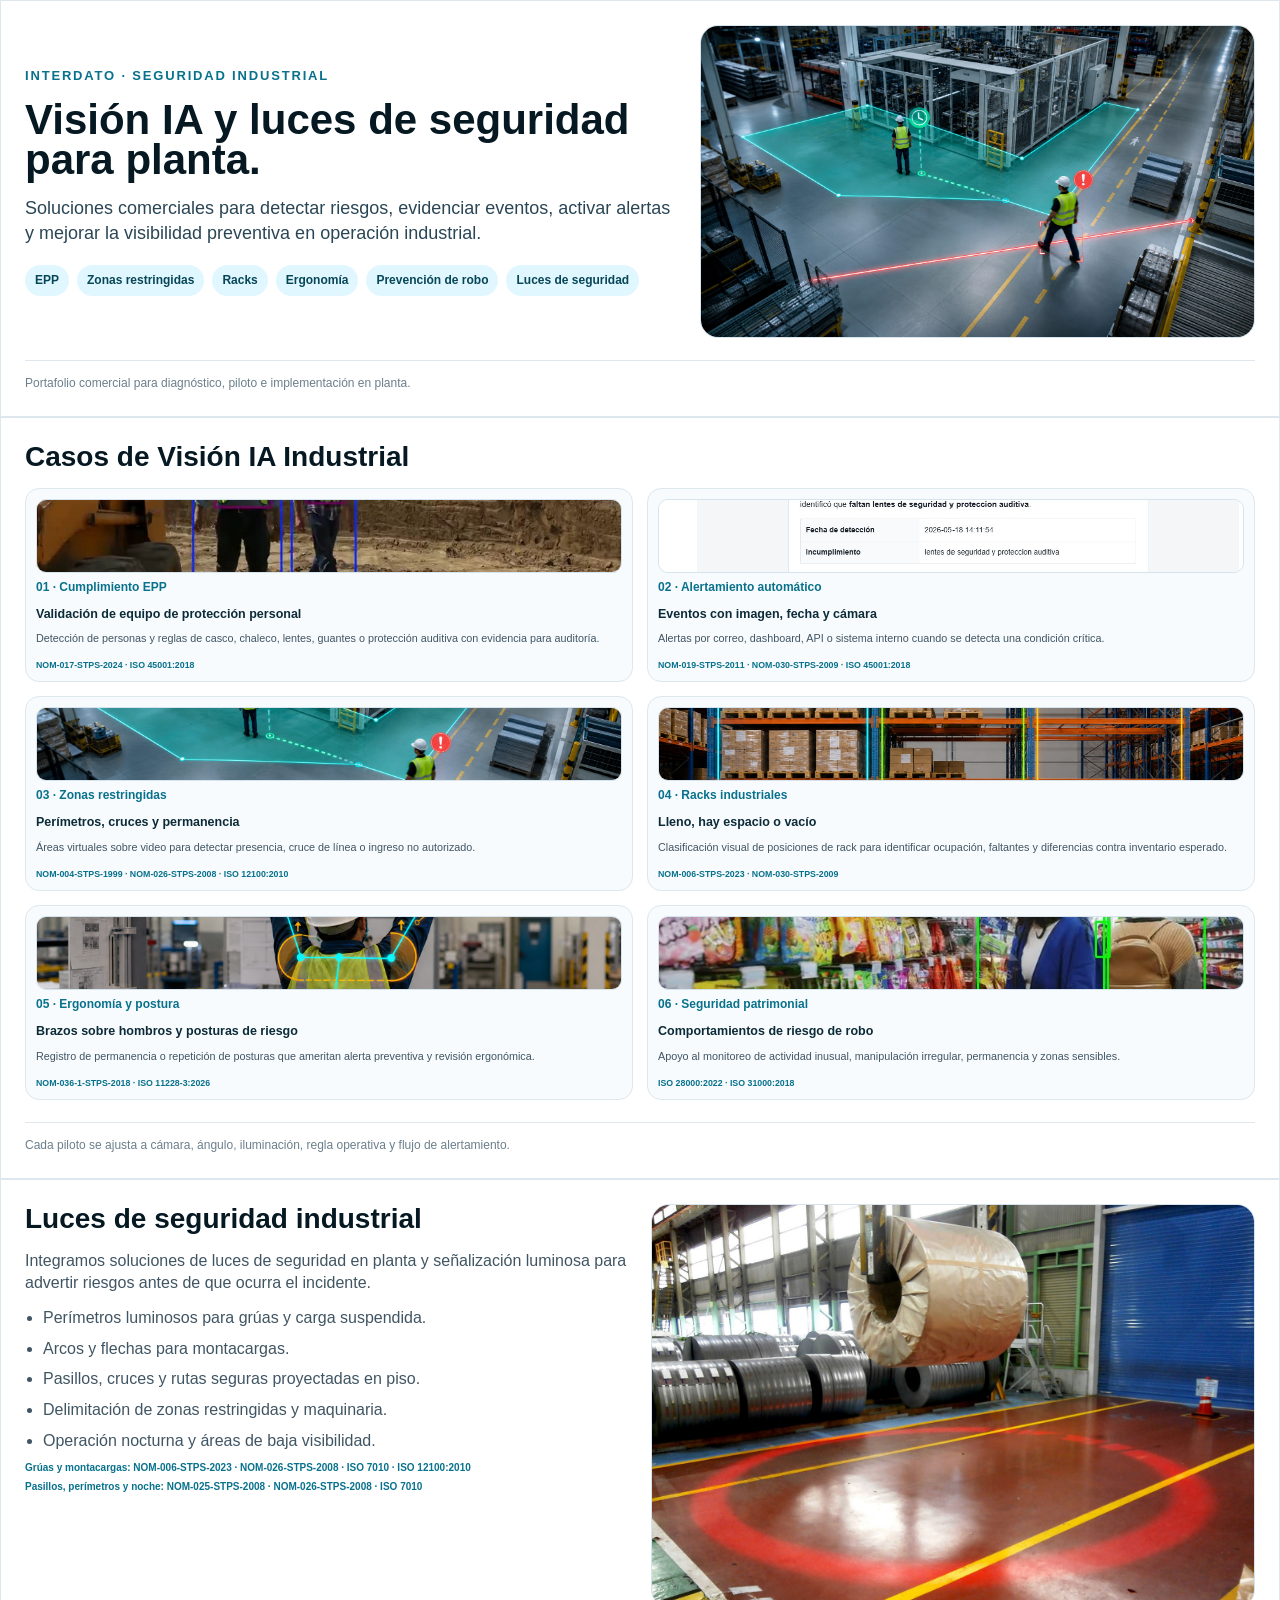
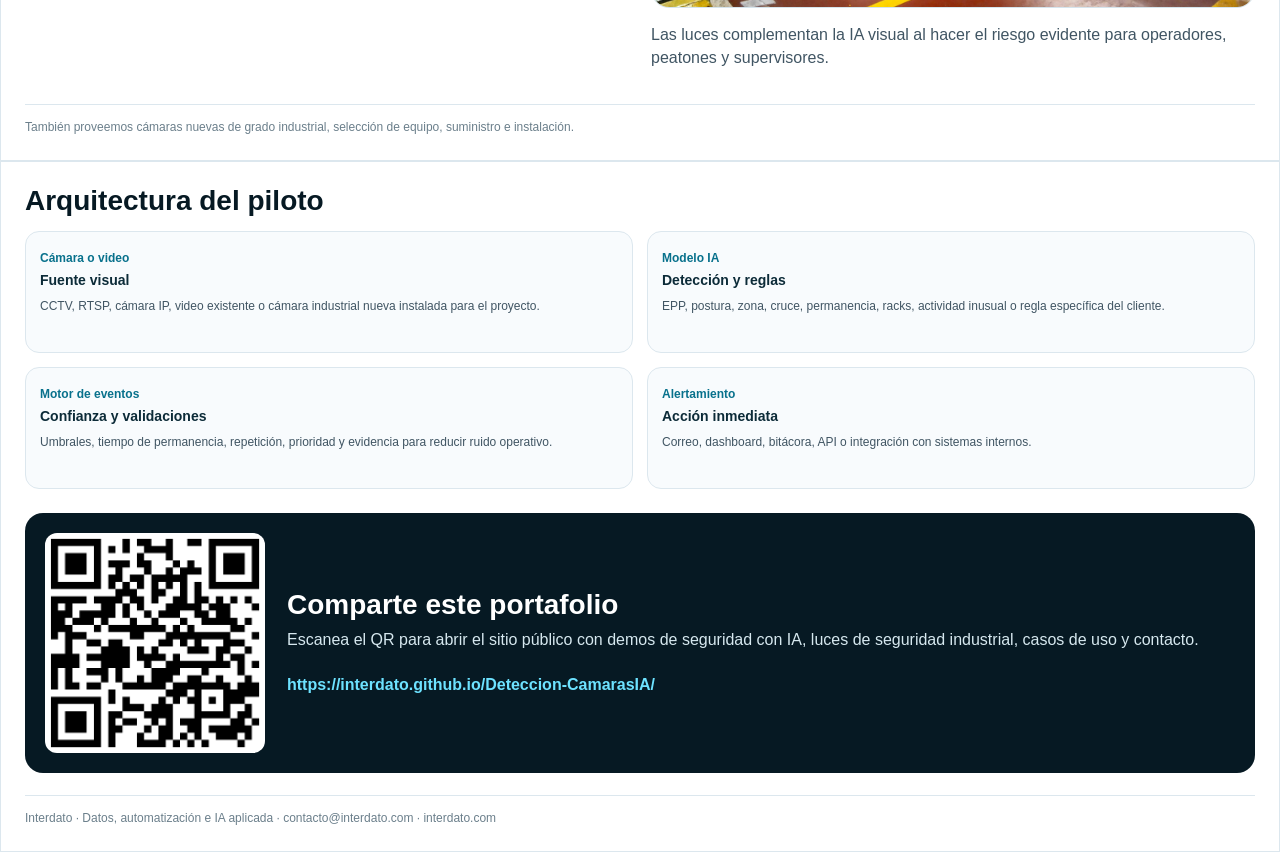
<file: assets/docs/portafolio-seguridad-ia-luces-interdato.html>
<!doctype html>
<html lang="es">
  <head>
    <meta charset="utf-8">
    <title>Interdato | Seguridad industrial con IA y luces de seguridad</title>
    <style>
      @page { size: letter; margin: 0.55in; }
      * { box-sizing: border-box; }
      body {
        margin: 0;
        color: #10202b;
        font-family: Arial, Helvetica, sans-serif;
        line-height: 1.42;
        background: #f4f8fb;
      }
      .page {
        padding: 24px;
        background: #fff;
        border: 1px solid #dce7ee;
        break-after: page;
        page-break-after: always;
      }
      .page:last-child {
        break-after: auto;
        page-break-after: auto;
      }
      .hero {
        display: grid;
        grid-template-columns: 1.08fr .92fr;
        gap: 24px;
        align-items: center;
      }
      .brand {
        color: #08718c;
        font-size: 13px;
        font-weight: 900;
        letter-spacing: .14em;
        text-transform: uppercase;
      }
      h1 {
        margin: 14px 0 16px;
        color: #061923;
        font-size: 42px;
        line-height: .95;
      }
      h2 {
        margin: 0 0 16px;
        color: #061923;
        font-size: 28px;
        line-height: 1.05;
      }
      h3 {
        margin: 0 0 7px;
        color: #0c2b38;
        font-size: 16px;
      }
      p { margin: 0 0 12px; color: #405563; }
      .lead { font-size: 18px; color: #2a4655; }
      .hero img, .wide-img {
        width: 100%;
        border-radius: 18px;
        border: 1px solid #d5e4ed;
      }
      .chips { display: flex; flex-wrap: wrap; gap: 8px; margin-top: 18px; }
      .chip {
        padding: 7px 10px;
        border-radius: 999px;
        color: #064657;
        background: #e1f7ff;
        font-size: 12px;
        font-weight: 900;
      }
      .grid {
        display: grid;
        grid-template-columns: repeat(2, 1fr);
        gap: 14px;
      }
      .card {
        min-height: 122px;
        padding: 14px;
        border: 1px solid #dce7ee;
        border-radius: 14px;
        background: #f8fbfd;
      }
      .case-card {
        display: grid;
        gap: 6px;
        min-height: 0;
        padding: 10px;
        break-inside: avoid;
        page-break-inside: avoid;
      }
      .case-img {
        width: 100%;
        height: 74px;
        object-fit: cover;
        border: 1px solid #d5e4ed;
        border-radius: 10px;
      }
      .card b {
        display: inline-block;
        margin-bottom: 4px;
        color: #08718c;
        font-size: 12px;
      }
      .card h3 { font-size: 14px; }
      .card p { font-size: 12px; line-height: 1.34; }
      .case-card h3 { font-size: 12.5px; margin-bottom: 3px; }
      .case-card p { font-size: 10.8px; line-height: 1.25; margin-bottom: 2px; }
      .case-card .standard { font-size: 8.8px; }
      .standard {
        display: block;
        margin-top: 6px;
        color: #08718c;
        font-size: 10px;
        font-weight: 900;
        line-height: 1.32;
      }
      .split {
        display: grid;
        grid-template-columns: 1fr 1fr;
        gap: 22px;
        align-items: start;
      }
      .bullets { margin: 0; padding-left: 18px; color: #405563; }
      .bullets li { margin: 0 0 8px; }
      .qr-panel {
        display: grid;
        grid-template-columns: 220px 1fr;
        gap: 22px;
        align-items: center;
        padding: 20px;
        border-radius: 18px;
        background: #061923;
        color: #fff;
      }
      .qr-panel img {
        width: 220px;
        border-radius: 12px;
        background: #fff;
      }
      .qr-panel p { color: #d6e8ef; }
      .url {
        display: inline-block;
        margin-top: 10px;
        color: #6de2ff;
        font-weight: 900;
        word-break: break-all;
      }
      .footer {
        margin-top: 22px;
        padding-top: 14px;
        border-top: 1px solid #dce7ee;
        color: #6b7f8b;
        font-size: 12px;
      }
    </style>
  </head>
  <body>
    <section class="page">
      <div class="hero">
        <div>
          <div class="brand">Interdato · Seguridad industrial</div>
          <h1>Visión IA y luces de seguridad para planta.</h1>
          <p class="lead">Soluciones comerciales para detectar riesgos, evidenciar eventos, activar alertas y mejorar la visibilidad preventiva en operación industrial.</p>
          <div class="chips">
            <span class="chip">EPP</span>
            <span class="chip">Zonas restringidas</span>
            <span class="chip">Racks</span>
            <span class="chip">Ergonomía</span>
            <span class="chip">Prevención de robo</span>
            <span class="chip">Luces de seguridad</span>
          </div>
        </div>
        <img src="../images/zonas-restringidas-perimetros.png" alt="Zonas restringidas con IA">
      </div>
      <div class="footer">Portafolio comercial para diagnóstico, piloto e implementación en planta.</div>
    </section>

    <section class="page">
      <h2>Casos de Visión IA Industrial</h2>
      <div class="grid">
        <article class="card case-card">
          <img class="case-img" src="../images/poster-epp-validacion-2.jpg" alt="Validación visual de EPP">
          <b>01 · Cumplimiento EPP</b>
          <h3>Validación de equipo de protección personal</h3>
          <p>Detección de personas y reglas de casco, chaleco, lentes, guantes o protección auditiva con evidencia para auditoría.</p>
          <span class="standard">NOM-017-STPS-2024 · ISO 45001:2018</span>
        </article>
        <article class="card case-card">
          <img class="case-img" src="../images/alerta-email.jpg" alt="Alerta automática con evidencia visual">
          <b>02 · Alertamiento automático</b>
          <h3>Eventos con imagen, fecha y cámara</h3>
          <p>Alertas por correo, dashboard, API o sistema interno cuando se detecta una condición crítica.</p>
          <span class="standard">NOM-019-STPS-2011 · NOM-030-STPS-2009 · ISO 45001:2018</span>
        </article>
        <article class="card case-card">
          <img class="case-img" src="../images/zonas-restringidas-perimetros.png" alt="Zonas restringidas y perímetros en video">
          <b>03 · Zonas restringidas</b>
          <h3>Perímetros, cruces y permanencia</h3>
          <p>Áreas virtuales sobre video para detectar presencia, cruce de línea o ingreso no autorizado.</p>
          <span class="standard">NOM-004-STPS-1999 · NOM-026-STPS-2008 · ISO 12100:2010</span>
        </article>
        <article class="card case-card">
          <img class="case-img" src="../images/racks-industriales-estados.png" alt="Estados visuales de racks industriales">
          <b>04 · Racks industriales</b>
          <h3>Lleno, hay espacio o vacío</h3>
          <p>Clasificación visual de posiciones de rack para identificar ocupación, faltantes y diferencias contra inventario esperado.</p>
          <span class="standard">NOM-006-STPS-2023 · NOM-030-STPS-2009</span>
        </article>
        <article class="card case-card">
          <img class="case-img" src="../images/ergonomia-brazos-sobre-hombros.png" alt="Detección ergonómica de brazos sobre hombros">
          <b>05 · Ergonomía y postura</b>
          <h3>Brazos sobre hombros y posturas de riesgo</h3>
          <p>Registro de permanencia o repetición de posturas que ameritan alerta preventiva y revisión ergonómica.</p>
          <span class="standard">NOM-036-1-STPS-2018 · ISO 11228-3:2026</span>
        </article>
        <article class="card case-card">
          <img class="case-img" src="../images/poster-deteccion-riesgo-robo.jpg" alt="Detección de comportamiento de riesgo">
          <b>06 · Seguridad patrimonial</b>
          <h3>Comportamientos de riesgo de robo</h3>
          <p>Apoyo al monitoreo de actividad inusual, manipulación irregular, permanencia y zonas sensibles.</p>
          <span class="standard">ISO 28000:2022 · ISO 31000:2018</span>
        </article>
      </div>
      <div class="footer">Cada piloto se ajusta a cámara, ángulo, iluminación, regla operativa y flujo de alertamiento.</div>
    </section>

    <section class="page">
      <div class="split">
        <div>
          <h2>Luces de seguridad industrial</h2>
          <p>Integramos soluciones de luces de seguridad en planta y señalización luminosa para advertir riesgos antes de que ocurra el incidente.</p>
          <ul class="bullets">
            <li>Perímetros luminosos para grúas y carga suspendida.</li>
            <li>Arcos y flechas para montacargas.</li>
            <li>Pasillos, cruces y rutas seguras proyectadas en piso.</li>
            <li>Delimitación de zonas restringidas y maquinaria.</li>
            <li>Operación nocturna y áreas de baja visibilidad.</li>
          </ul>
          <span class="standard">Grúas y montacargas: NOM-006-STPS-2023 · NOM-026-STPS-2008 · ISO 7010 · ISO 12100:2010</span>
          <span class="standard">Pasillos, perímetros y noche: NOM-025-STPS-2008 · NOM-026-STPS-2008 · ISO 7010</span>
        </div>
        <div>
          <img class="wide-img" src="../images/photonics/grua-perimetro-rojo.jpg" alt="Perímetro para grúa">
          <p style="margin-top: 10px;">Las luces complementan la IA visual al hacer el riesgo evidente para operadores, peatones y supervisores.</p>
        </div>
      </div>
      <div class="footer">También proveemos cámaras nuevas de grado industrial, selección de equipo, suministro e instalación.</div>
    </section>

    <section class="page">
      <h2>Arquitectura del piloto</h2>
      <div class="grid">
        <article class="card">
          <b>Cámara o video</b>
          <h3>Fuente visual</h3>
          <p>CCTV, RTSP, cámara IP, video existente o cámara industrial nueva instalada para el proyecto.</p>
        </article>
        <article class="card">
          <b>Modelo IA</b>
          <h3>Detección y reglas</h3>
          <p>EPP, postura, zona, cruce, permanencia, racks, actividad inusual o regla específica del cliente.</p>
        </article>
        <article class="card">
          <b>Motor de eventos</b>
          <h3>Confianza y validaciones</h3>
          <p>Umbrales, tiempo de permanencia, repetición, prioridad y evidencia para reducir ruido operativo.</p>
        </article>
        <article class="card">
          <b>Alertamiento</b>
          <h3>Acción inmediata</h3>
          <p>Correo, dashboard, bitácora, API o integración con sistemas internos.</p>
        </article>
      </div>
      <div style="margin-top: 24px;" class="qr-panel">
        <img src="../images/qr-deteccion-camarasia.png" alt="QR al portafolio CamarasIA">
        <div>
          <h2 style="color: #fff; margin-bottom: 10px;">Comparte este portafolio</h2>
          <p>Escanea el QR para abrir el sitio público con demos de seguridad con IA, luces de seguridad industrial, casos de uso y contacto.</p>
          <span class="url">https://interdato.github.io/Deteccion-CamarasIA/</span>
        </div>
      </div>
      <div class="footer">Interdato · Datos, automatización e IA aplicada · contacto@interdato.com · interdato.com</div>
    </section>
  </body>
</html>
</file>
